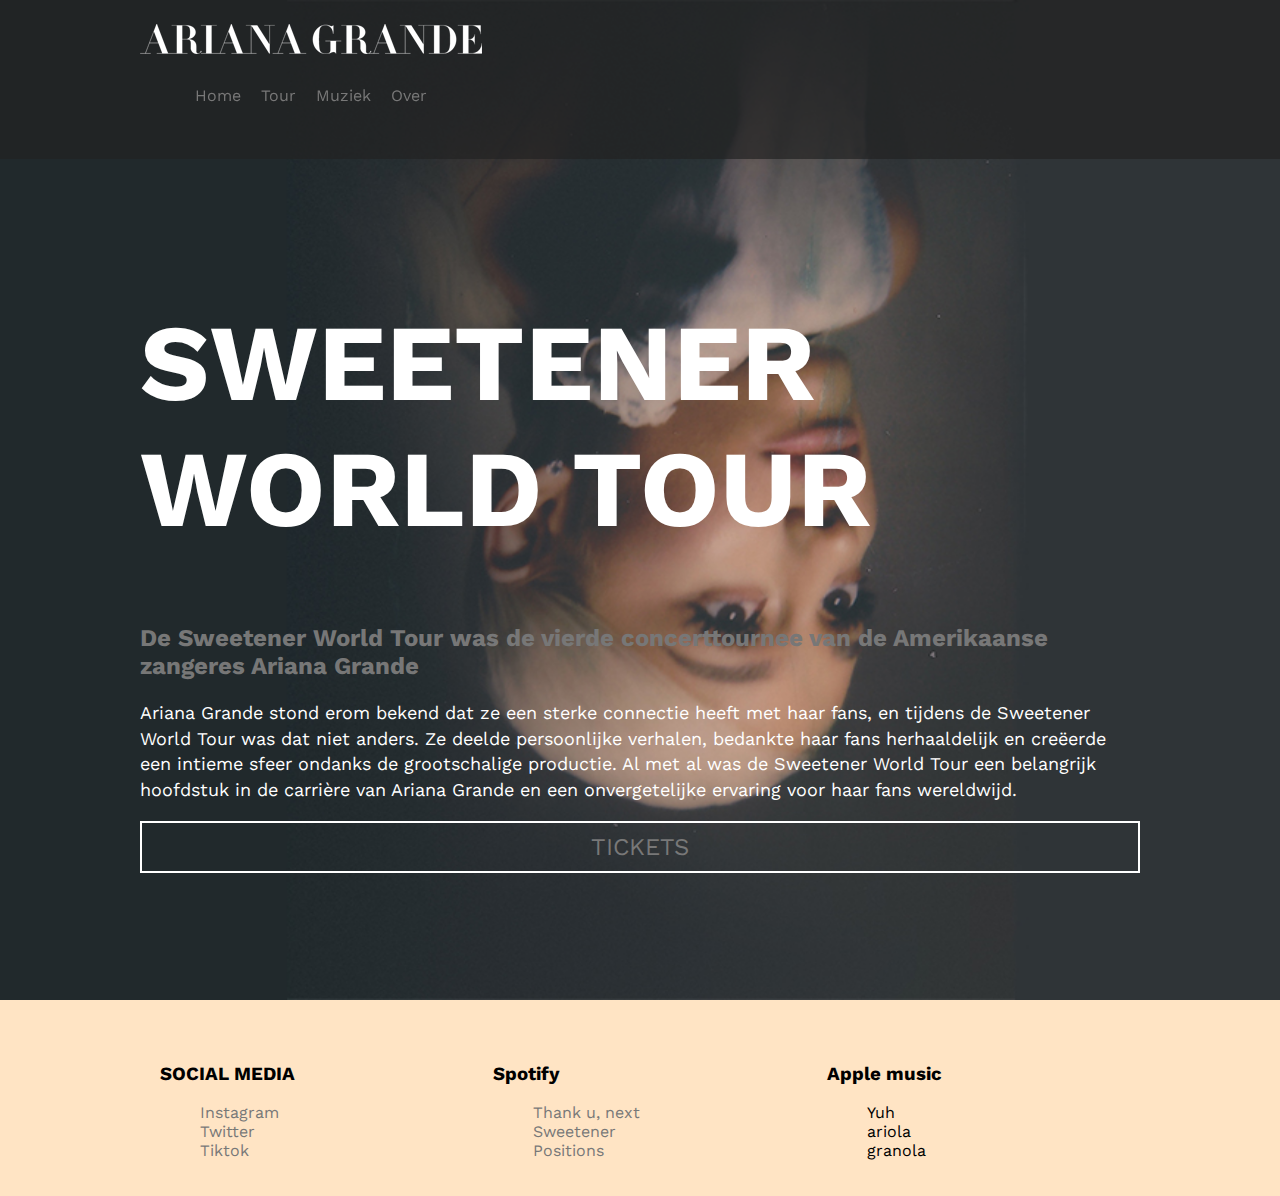
<file: index.html>
<!DOCTYPE html>
<html lang="nl">

<head>
    <meta charset="UTF-8">
    <meta name="viewport" content="width=device-width, initial-scale=1.0">
    <title>Ariana Grande</title>
    <link rel="preconnect" href="https://fonts.googleapis.com">
    <link rel="preconnect" href="https://fonts.gstatic.com" crossorigin>
    <link href="https://fonts.googleapis.com/css2?family=Work+Sans:wght@200&display=swap" rel="stylesheet">
    <link rel="stylesheet" href="style.css">
</head>

<body>
    <header>
        <div class="inner-header container">
            <div class="logo">
                <img src="fotos/WItlogo.png" alt="Logo Ariana Grande">
            </div>
            <ul>
                <!-- er is een html element dat nav heeft, die zet je om je ul heen dan heb je geen class nodig -->
                <li> <a href="index.html">Home</a></li>
                <li><a href="tour.html">Tour</a></li>
                <li><a href="muziek.html">Muziek</a></li>
                <li><a href="over.html">Over</a></li>
            </ul>
        </div>
    </header>

    <main>
        <div class="showcase">
            <!-- Hier zijn niet twee divs nodig, dit is dubbelop -->
            <div class="container">
                <h1>SWEETENER WORLD TOUR</h1>
                <h2>De Sweetener World Tour was de vierde concerttournee van de Amerikaanse zangeres Ariana
                    Grande</h2>
                <p>Ariana Grande stond erom bekend dat ze een sterke connectie heeft met haar fans, en tijdens de
                    Sweetener World Tour was dat niet anders. Ze deelde persoonlijke verhalen, bedankte haar fans
                    herhaaldelijk en creëerde een intieme sfeer ondanks de grootschalige productie.
                    Al met al was de Sweetener World Tour een belangrijk hoofdstuk in de carrière van Ariana Grande en
                    een onvergetelijke ervaring voor haar fans wereldwijd.</p>
                <a href="tour.html" class="cool-box">TICKETS</a>
            </div>
        </div>
    </main>
    <footer>
        <div class="container">
            <div class="eenderde">
                <div class="inner">
                    <h3>SOCIAL MEDIA</h3>
                    <ul>
                        <li><a href="https://www.instagram.com/arianagrande/?hl=en">
                                Instagram</a></li>
                        <li><a href="https://www.instagram.com/arianagrande/?hl=en">
                                Twitter</a></li>
                        <li><a href="https://www.instagram.com/arianagrande/?hl=en">
                                Tiktok</a></li>
                    </ul>
                </div>
            </div>
            <div class="eenderde">
                <div class="inner">
                    <h3>Spotify</h3>
                    <ul>

                        <li> <a href="https://open.spotify.com/album/2fYhqwDWXjbpjaIJPEfKFw?si=odzzi_dbSNStCr55y4SyWA">Thank
                                u, next</a></li>
                        <li><a href="https://open.spotify.com/album/2fYhqwDWXjbpjaIJPEfKFw?si=odzzi_dbSNStCr55y4SyWA">
                                Sweetener
                            </a></li>
                        <li><a
                                href="https://open.spotify.com/album/2fYhqwDWXjbpjaIJPEfKFw?si=odzzi_dbSNStCr55y4SyWA">Positions</a>
                        </li>
                    </ul>
                </div>
            </div>
            <div class="eenderde">
                <div class="inner">
                    <h3>Apple music</h3>
                    <ul>
                        <li>Yuh</li>
                        <li>ariola</li>
                        <li>granola</li>
                    </ul>
                </div>
            </div>
        </div>
    </footer>
</body>

</html>
</file>
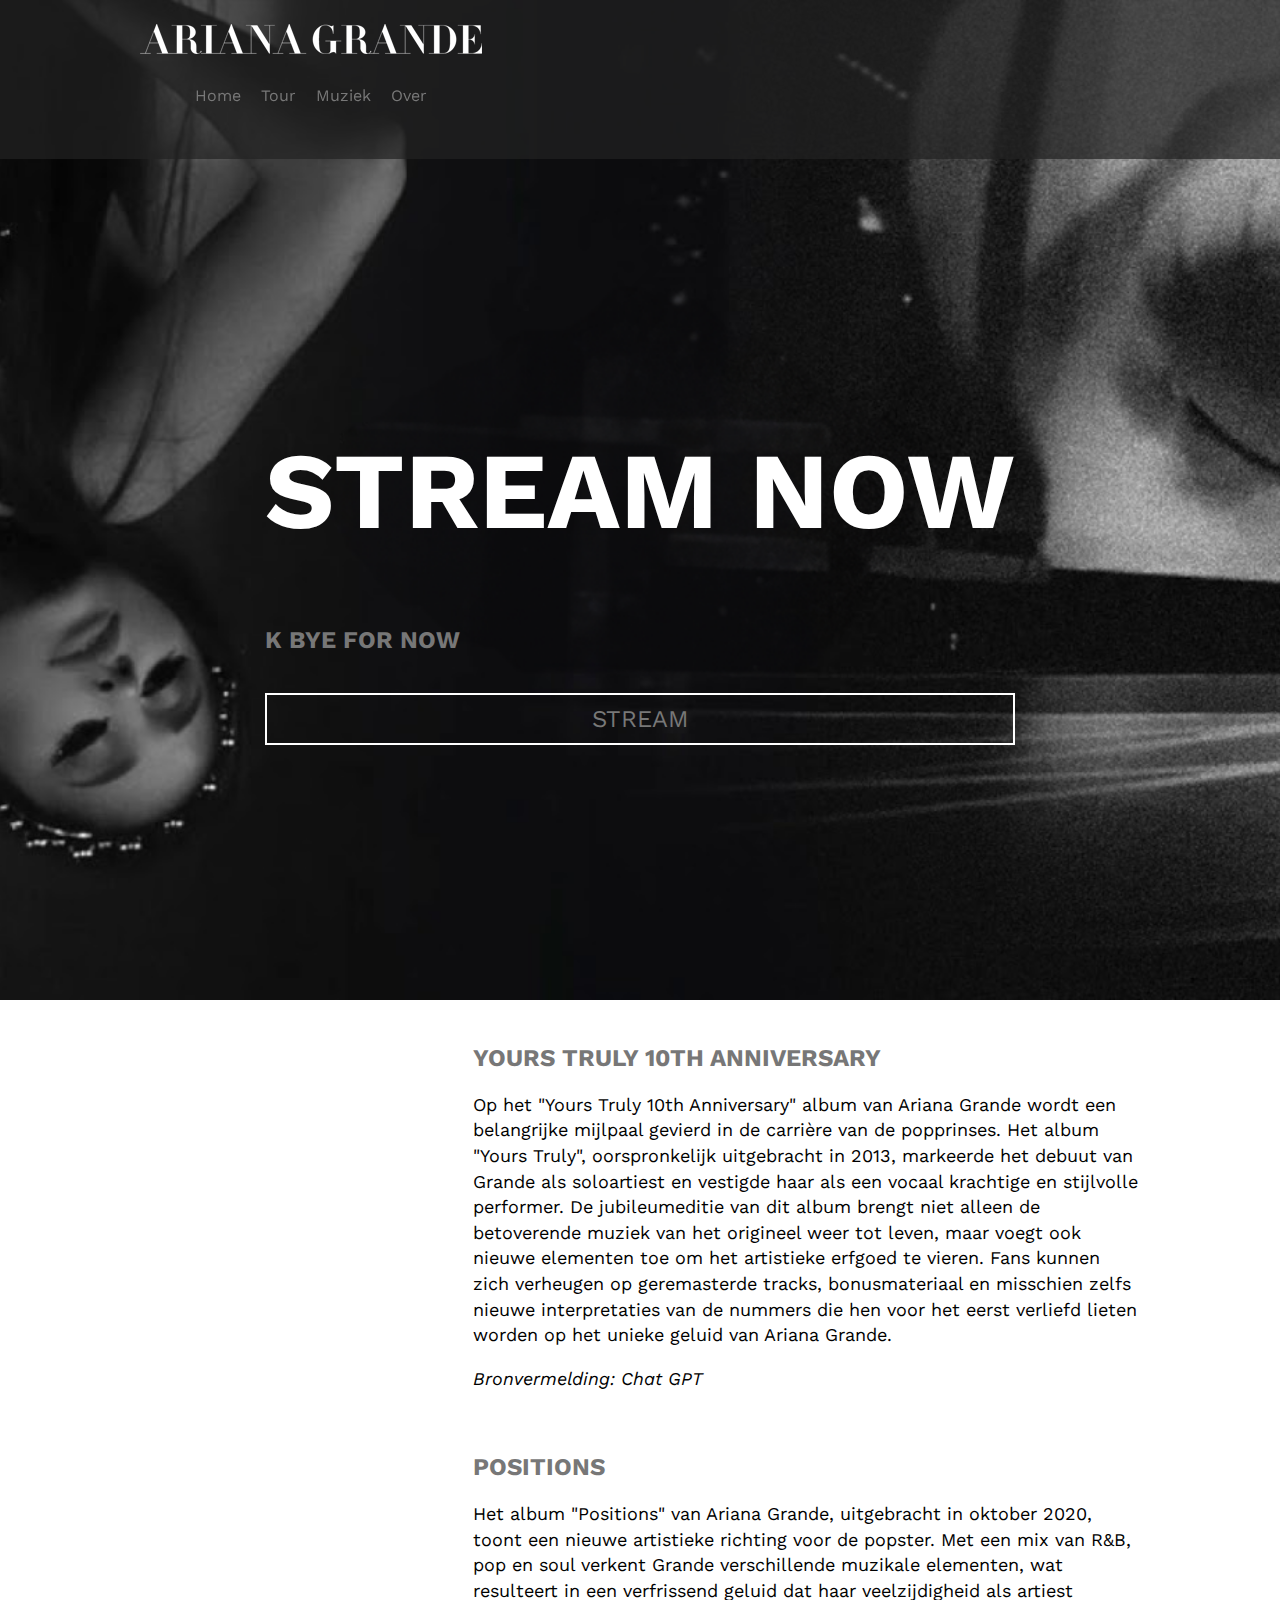
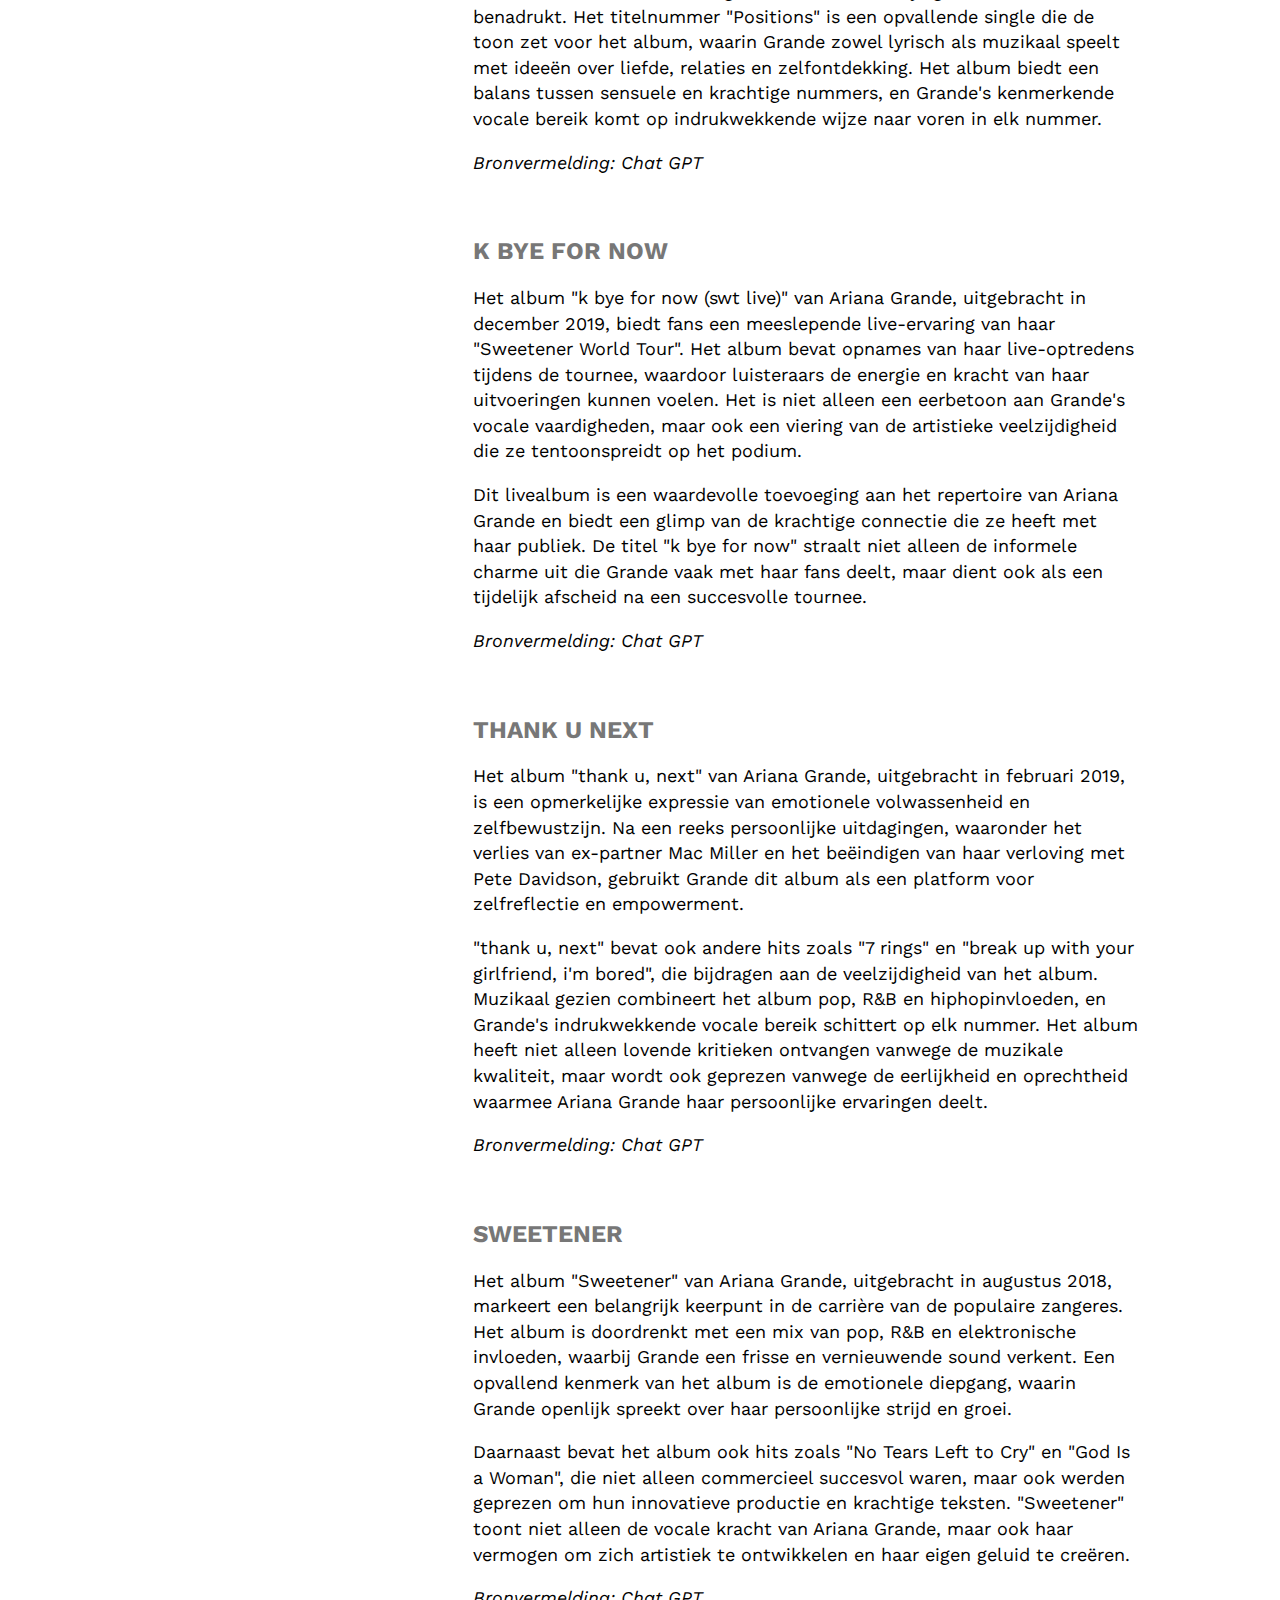
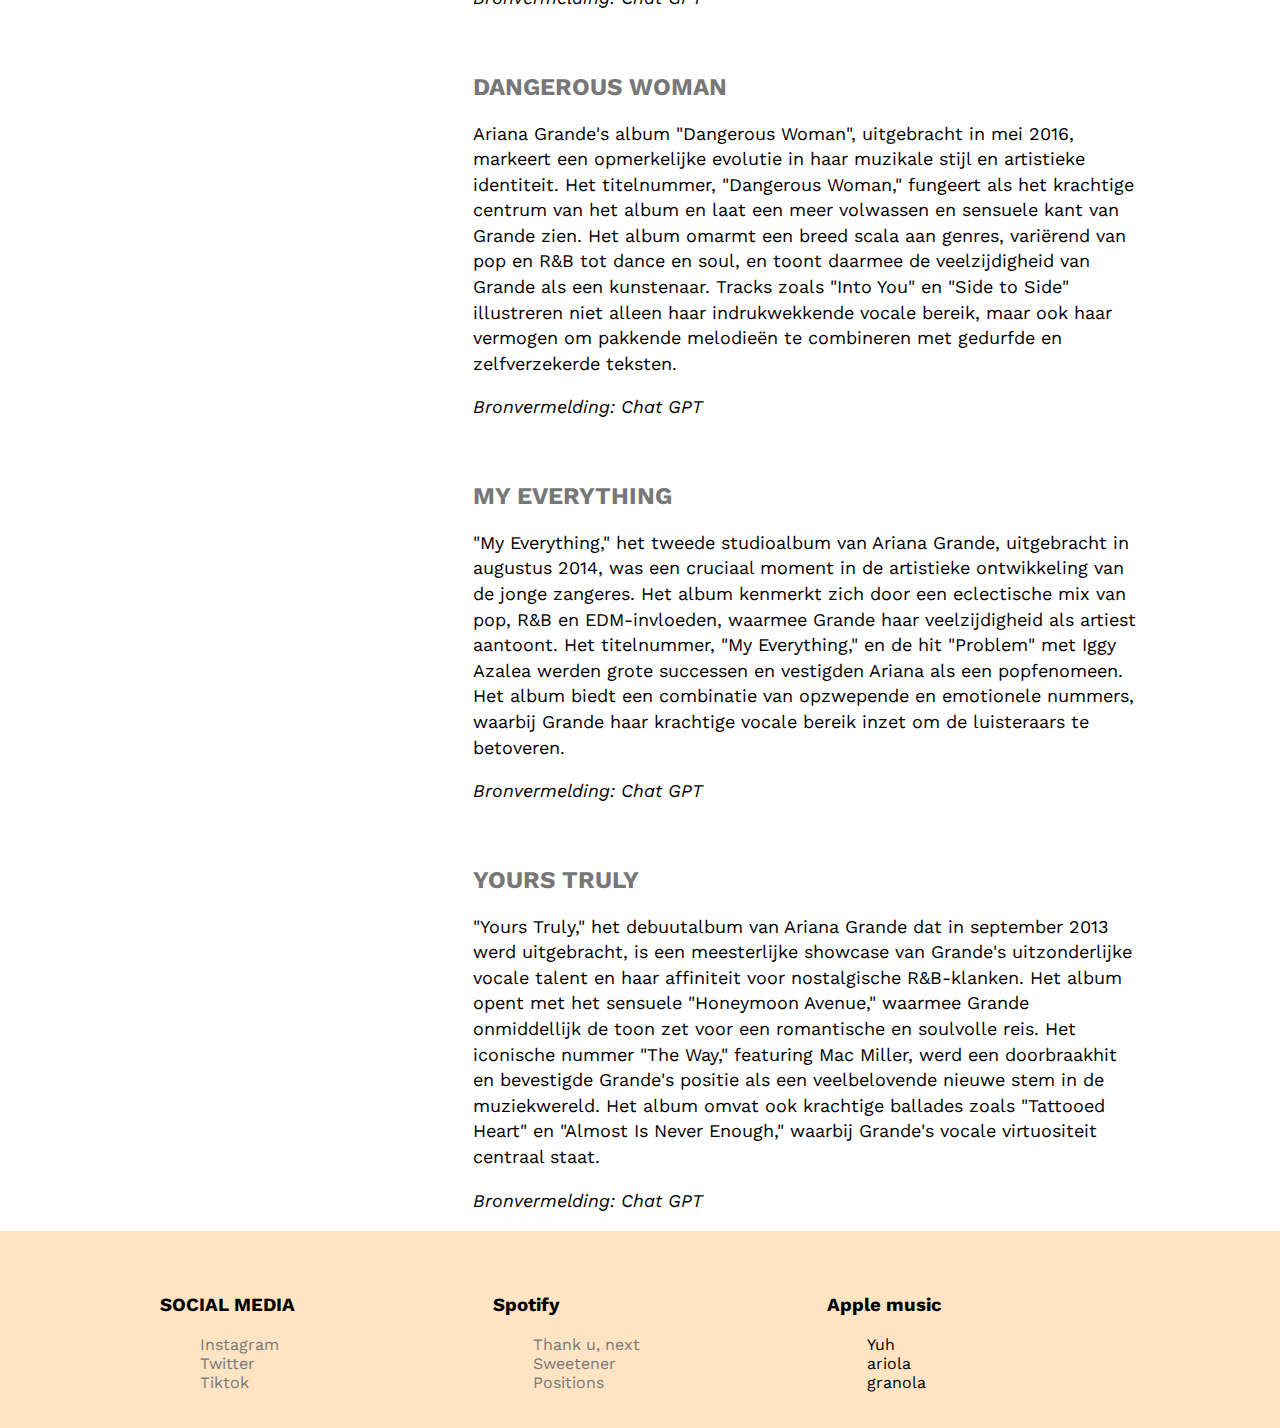
<file: muziek.html>
<!DOCTYPE html>
<html lang="nl">

<head>
    <meta charset="UTF-8">
    <meta name="viewport" content="width=device-width, initial-scale=1.0">
    <title>Ariana Grande</title>
    <link rel="preconnect" href="https://fonts.gstatic.com" crossorigin>
    <link href="https://fonts.googleapis.com/css2?family=Work+Sans:wght@200&display=swap" rel="stylesheet">
    <link rel="stylesheet" href="style.css">

</head>

<body class="muziek">
    <header>
        <div class="inner-header container">
            <div class="logo">
                <img src="fotos/WItlogo.png" alt="Logo Ariana Grande">
            </div>
            <ul>
                <!-- er is een html element dat nav heeft, die zet je om je ul heen dan heb je geen class nodig -->
                <li> <a href="index.html">Home</a></li>
                <li><a href="tour.html">Tour</a></li>
                <li><a href="muziek.html">Muziek</a></li>
                <li><a href="over.html">Over</a></li>
            </ul>
        </div>
    </header>

    <main>
        <div class="showcase">
            <div class="container">
                <h1>STREAM NOW</h1>
                <h2> K BYE FOR NOW</h2>
                <br>
                <a href="https://open.spotify.com/album/5UACk85y1hNRSUtY0ss8pb?si=48qxSF7GQ56su-TdmA-GbA"
                    class="cool-box">STREAM</a>
            </div>
        </div>
        <div class="container">
            <div class="eenderde">
                <iframe
                    src="https://open.spotify.com/embed/album/2VSBGJ8bUuNgmOYXHIQagM?utm_source=generator" width="300"
                    height="352" allowfullscreen=""
                    allow="autoplay; clipboard-write; encrypted-media; fullscreen; picture-in-picture"
                    loading="lazy"></iframe>
            </div>
            <div class="tweederde">
                <h2>YOURS TRULY 10TH ANNIVERSARY</h2>
                <p>Op het "Yours Truly 10th Anniversary" album van Ariana Grande wordt een belangrijke mijlpaal gevierd
                    in de carrière van de popprinses. Het album "Yours Truly", oorspronkelijk uitgebracht in 2013,
                    markeerde het debuut van Grande als soloartiest en vestigde haar als een vocaal krachtige en
                    stijlvolle performer. De jubileumeditie van dit album brengt niet alleen de betoverende muziek van
                    het origineel weer tot leven, maar voegt ook nieuwe elementen toe om het artistieke erfgoed te
                    vieren. Fans kunnen zich verheugen op geremasterde tracks, bonusmateriaal en misschien zelfs nieuwe
                    interpretaties van de nummers die hen voor het eerst verliefd lieten worden op het unieke geluid van
                    Ariana Grande.
                </p>
                <p><em>Bronvermelding: Chat GPT</em></p>
            </div>
        </div>
        <div class="container">
            <div class="eenderde">
                <iframe
                    src="https://open.spotify.com/embed/album/74vajFwEwXJ61OW1DKSPEa?utm_source=generator" width="300"
                    height="352" allowfullscreen=""
                    allow="autoplay; clipboard-write; encrypted-media; fullscreen; picture-in-picture"
                    loading="lazy"></iframe>
            </div>
            <div class="tweederde">
                <h2>POSITIONS</h2>
                <p>
                    Het album "Positions" van Ariana Grande, uitgebracht in oktober 2020, toont een nieuwe artistieke
                    richting voor de popster. Met een mix van R&B, pop en soul verkent Grande verschillende muzikale
                    elementen, wat resulteert in een verfrissend geluid dat haar veelzijdigheid als artiest benadrukt.
                    Het titelnummer "Positions" is een opvallende single die de toon zet voor het album, waarin Grande
                    zowel lyrisch als muzikaal speelt met ideeën over liefde, relaties en zelfontdekking. Het album
                    biedt een balans tussen sensuele en krachtige nummers, en Grande's kenmerkende vocale bereik komt op
                    indrukwekkende wijze naar voren in elk nummer.</p>
                    <p><em>Bronvermelding: Chat GPT</em></p>
            </div>
        </div>
        <div class="container">
            <div class="eenderde">
                <iframe
                    src="https://open.spotify.com/embed/album/5UACk85y1hNRSUtY0ss8pb?utm_source=generator" width="300"
                    height="352" allowfullscreen=""
                    allow="autoplay; clipboard-write; encrypted-media; fullscreen; picture-in-picture"
                    loading="lazy"></iframe>
            </div>
            <div class="tweederde">
                <h2>K BYE FOR NOW</h2>
                <p>
                    Het album "k bye for now (swt live)" van Ariana Grande, uitgebracht in december 2019, biedt fans een
                    meeslepende live-ervaring van haar "Sweetener World Tour". Het album bevat opnames van haar
                    live-optredens tijdens de tournee, waardoor luisteraars de energie en kracht van haar uitvoeringen
                    kunnen voelen. Het is niet alleen een eerbetoon aan Grande's vocale vaardigheden, maar ook een
                    viering van de artistieke veelzijdigheid die ze tentoonspreidt op het podium.
                </p>

                <p>
                    Dit livealbum is een waardevolle toevoeging aan het repertoire van Ariana Grande en biedt een glimp
                    van de krachtige connectie die ze heeft met haar publiek. De titel "k bye for now" straalt niet
                    alleen de informele charme uit die Grande vaak met haar fans deelt, maar dient ook als een tijdelijk
                    afscheid na een succesvolle tournee.
                </p>
                <p><em>Bronvermelding: Chat GPT</em></p>
            </div>
        </div>
        <div class="container">
            <div class="eenderde">
                <iframe
                    src="https://open.spotify.com/embed/album/2fYhqwDWXjbpjaIJPEfKFw?utm_source=generator" width="300"
                    height="352" allowfullscreen=""
                    allow="autoplay; clipboard-write; encrypted-media; fullscreen; picture-in-picture"
                    loading="lazy"></iframe>
            </div>
            <div class="tweederde">
                <h2>THANK U NEXT</h2>
                <p>
                    Het album "thank u, next" van Ariana Grande, uitgebracht in februari 2019, is een opmerkelijke
                    expressie van emotionele volwassenheid en zelfbewustzijn. Na een reeks persoonlijke uitdagingen,
                    waaronder het verlies van ex-partner Mac Miller en het beëindigen van haar verloving met Pete
                    Davidson, gebruikt Grande dit album als een platform voor zelfreflectie en empowerment.
                </p>
                <p>
                    "thank u, next" bevat ook andere hits zoals "7 rings" en "break up with your girlfriend, i'm bored",
                    die bijdragen aan de veelzijdigheid van het album. Muzikaal gezien combineert het album pop, R&B en
                    hiphopinvloeden, en Grande's indrukwekkende vocale bereik schittert op elk nummer. Het album heeft
                    niet alleen lovende kritieken ontvangen vanwege de muzikale kwaliteit, maar wordt ook geprezen
                    vanwege de eerlijkheid en oprechtheid waarmee Ariana Grande haar persoonlijke ervaringen deelt. </p>
                <p><em>Bronvermelding: Chat GPT</em></p>
            </div>
        </div>
        <div class="container">
            <div class="eenderde">
                <iframe
                    src="https://open.spotify.com/embed/album/3tx8gQqWbGwqIGZHqDNrGe?utm_source=generator" width="300"
                    height="352" allowfullscreen=""
                    allow="autoplay; clipboard-write; encrypted-media; fullscreen; picture-in-picture"
                    loading="lazy"></iframe>
            </div>
            <div class="tweederde">
                <h2>SWEETENER</h2>
                <p>Het album "Sweetener" van Ariana Grande, uitgebracht in augustus 2018, markeert een belangrijk
                    keerpunt in de carrière van de populaire zangeres. Het album is doordrenkt met een mix van pop, R&B
                    en elektronische invloeden, waarbij Grande een frisse en vernieuwende sound verkent. Een opvallend
                    kenmerk van het album is de emotionele diepgang, waarin Grande openlijk spreekt over haar
                    persoonlijke strijd en groei.
                </p>
                <p>
                    Daarnaast bevat het album ook hits zoals "No Tears Left to Cry" en "God Is a Woman", die niet alleen
                    commercieel succesvol waren, maar ook werden geprezen om hun innovatieve productie en krachtige
                    teksten. "Sweetener" toont niet alleen de vocale kracht van Ariana Grande, maar ook haar vermogen om
                    zich artistiek te ontwikkelen en haar eigen geluid te creëren.</p>
                <p><em>Bronvermelding: Chat GPT</em></p>
            </div>
        </div>
        <div class="container">
            <div class="eenderde">
                <iframe
                    src="https://open.spotify.com/embed/album/5X7x18kW3mVIvnuNeedM6b?utm_source=generator" width="300"
                    height="352" allowfullscreen=""
                    allow="autoplay; clipboard-write; encrypted-media; fullscreen; picture-in-picture"
                    loading="lazy"></iframe>
            </div>
            <div class="tweederde">
                <h2>DANGEROUS WOMAN</h2>
                <p>Ariana Grande's album "Dangerous Woman", uitgebracht in mei 2016, markeert een opmerkelijke evolutie
                    in haar muzikale stijl en artistieke identiteit. Het titelnummer, "Dangerous Woman," fungeert als
                    het krachtige centrum van het album en laat een meer volwassen en sensuele kant van Grande zien. Het
                    album omarmt een breed scala aan genres, variërend van pop en R&B tot dance en soul, en toont
                    daarmee de veelzijdigheid van Grande als een kunstenaar. Tracks zoals "Into You" en "Side to Side"
                    illustreren niet alleen haar indrukwekkende vocale bereik, maar ook haar vermogen om pakkende
                    melodieën te combineren met gedurfde en zelfverzekerde teksten.
                </p>
                <p><em>Bronvermelding: Chat GPT</em></p>
            </div>
        </div>
        <div class="container">
            <div class="eenderde">
                <iframe
                    src="https://open.spotify.com/embed/album/6EVYTRG1drKdO8OnIQBeEj?utm_source=generator" width="300"
                    height="352" allowfullscreen=""
                    allow="autoplay; clipboard-write; encrypted-media; fullscreen; picture-in-picture"
                    loading="lazy"></iframe>
            </div>
            <div class="tweederde">
                <h2>MY EVERYTHING</h2>
                <p>"My Everything," het tweede studioalbum van Ariana Grande, uitgebracht in augustus 2014, was een
                    cruciaal moment in de artistieke ontwikkeling van de jonge zangeres. Het album kenmerkt zich door
                    een eclectische mix van pop, R&B en EDM-invloeden, waarmee Grande haar veelzijdigheid als artiest
                    aantoont. Het titelnummer, "My Everything," en de hit "Problem" met Iggy Azalea werden grote
                    successen en vestigden Ariana als een popfenomeen. Het album biedt een combinatie van opzwepende en
                    emotionele nummers, waarbij Grande haar krachtige vocale bereik inzet om de luisteraars te
                    betoveren.</p>
                <p><em>Bronvermelding: Chat GPT</em></p>
            </div>
        </div>
        <div class="container">
            <div class="eenderde">
                <iframe
                    src="https://open.spotify.com/embed/album/6czdbbMtGbAkZ6ud2OMTcg?utm_source=generator" width="300"
                    height="352" allowfullscreen=""
                    allow="autoplay; clipboard-write; encrypted-media; fullscreen; picture-in-picture"
                    loading="lazy"></iframe>
            </div>
            <div class="tweederde">
                <h2>YOURS TRULY</h2>
                <p>
                    "Yours Truly," het debuutalbum van Ariana Grande dat in september 2013 werd uitgebracht, is een
                    meesterlijke showcase van Grande's uitzonderlijke vocale talent en haar affiniteit voor nostalgische
                    R&B-klanken. Het album opent met het sensuele "Honeymoon Avenue," waarmee Grande onmiddellijk de
                    toon zet voor een romantische en soulvolle reis. Het iconische nummer "The Way," featuring Mac
                    Miller, werd een doorbraakhit en bevestigde Grande's positie als een veelbelovende nieuwe stem in de
                    muziekwereld. Het album omvat ook krachtige ballades zoals "Tattooed Heart" en "Almost Is Never
                    Enough," waarbij Grande's vocale virtuositeit centraal staat.
                </p>
                <p><em>Bronvermelding: Chat GPT</em></p>
            </div>
        </div>
    </main>

    <footer>
        <div class="container">
            <div class="eenderde">
                <div class="inner">
                    <h3>SOCIAL MEDIA</h3>
                    <ul>
                        <li><a href="https://www.instagram.com/arianagrande/?hl=en">
                                Instagram</a></li>
                        <li><a href="https://www.instagram.com/arianagrande/?hl=en">
                                Twitter</a></li>
                        <li><a href="https://www.instagram.com/arianagrande/?hl=en">
                                Tiktok</a></li>
                    </ul>
                </div>
            </div>
            <div class="eenderde">
                <div class="inner">
                    <h3>Spotify</h3>
                    <ul>

                        <li> <a href="https://open.spotify.com/album/2fYhqwDWXjbpjaIJPEfKFw?si=odzzi_dbSNStCr55y4SyWA">Thank
                                u, next</a></li>
                        <li><a href="https://open.spotify.com/album/2fYhqwDWXjbpjaIJPEfKFw?si=odzzi_dbSNStCr55y4SyWA">
                                Sweetener
                            </a></li>

                        <li><a
                                href="https://open.spotify.com/album/2fYhqwDWXjbpjaIJPEfKFw?si=odzzi_dbSNStCr55y4SyWA">Positions</a>
                        </li>
                    </ul>
                </div>
            </div>
            <div class="eenderde">
                <div class="inner">
                    <h3>Apple music</h3>
                    <ul>
                        <li>Yuh</li>
                        <li>ariola</li>
                        <li>granola</li>
                    </ul>
                </div>
            </div>
        </div>
    </footer>
</body>

</html>
</file>
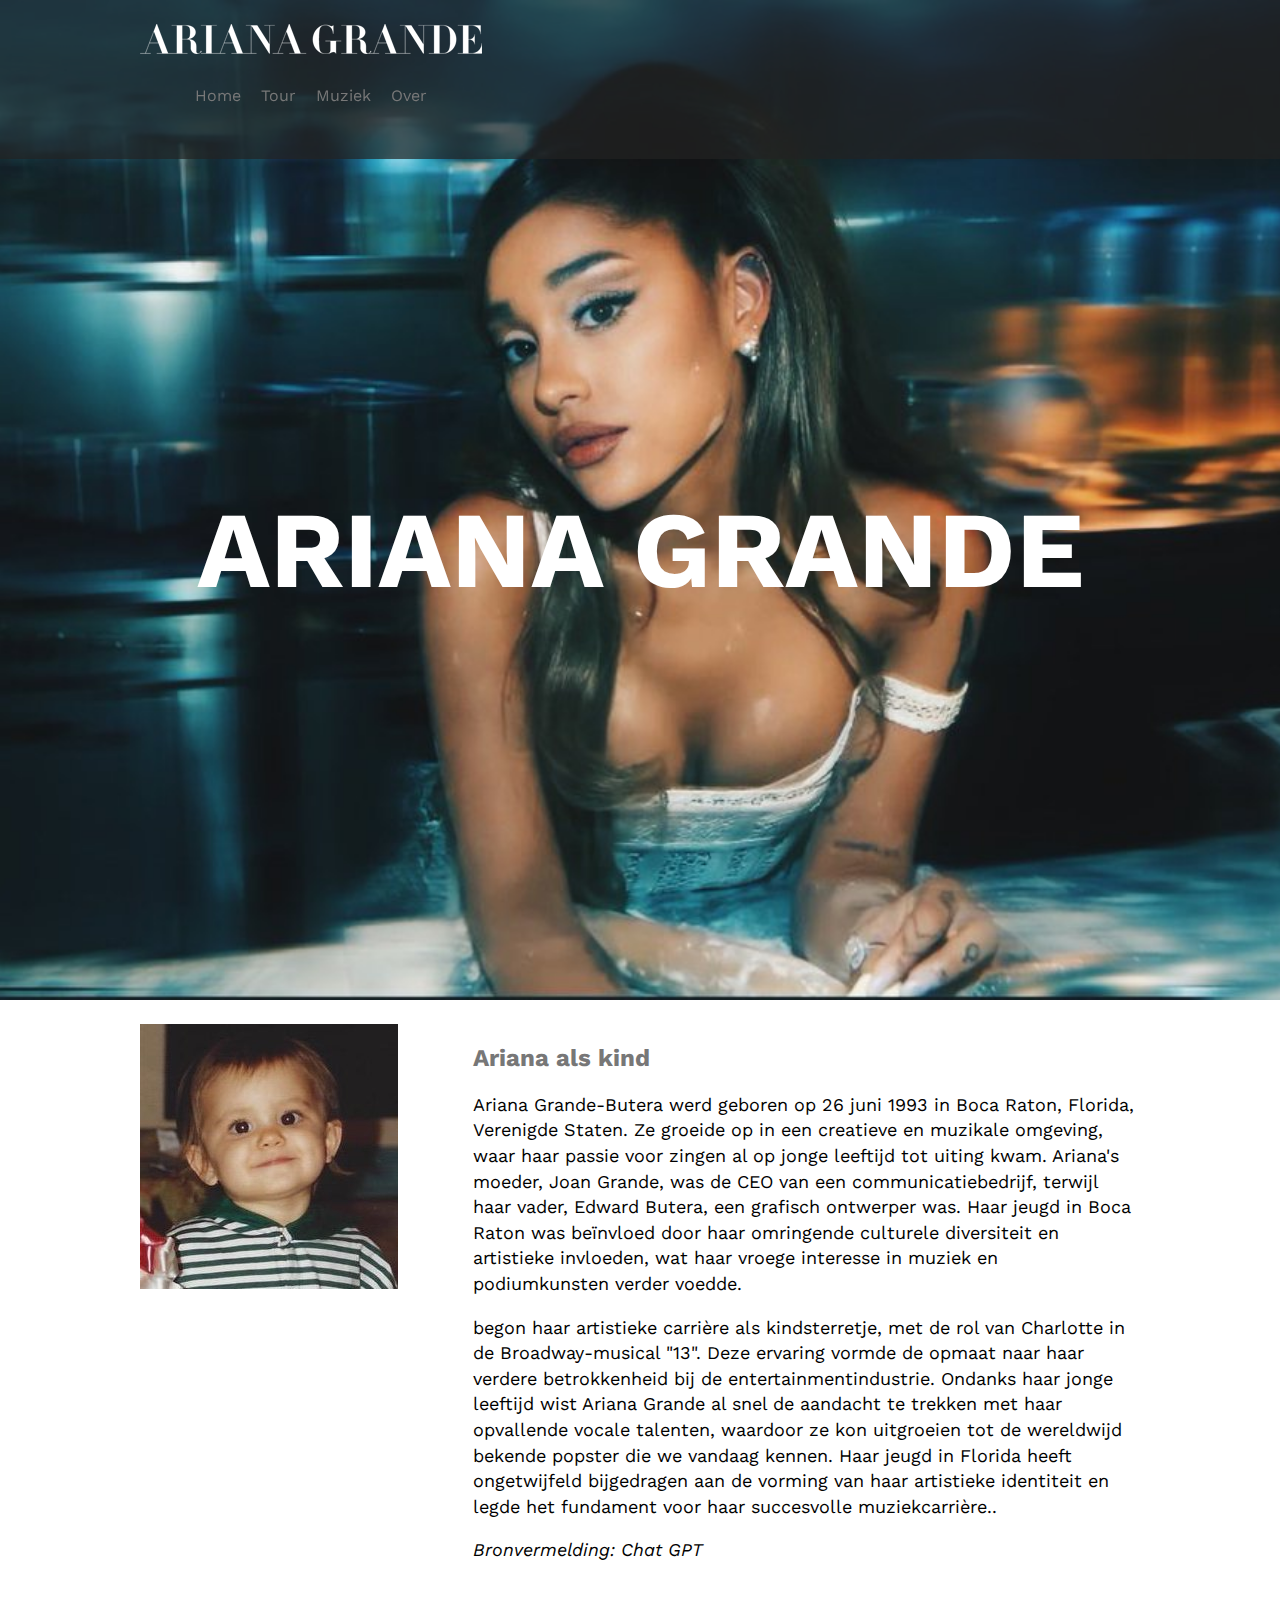
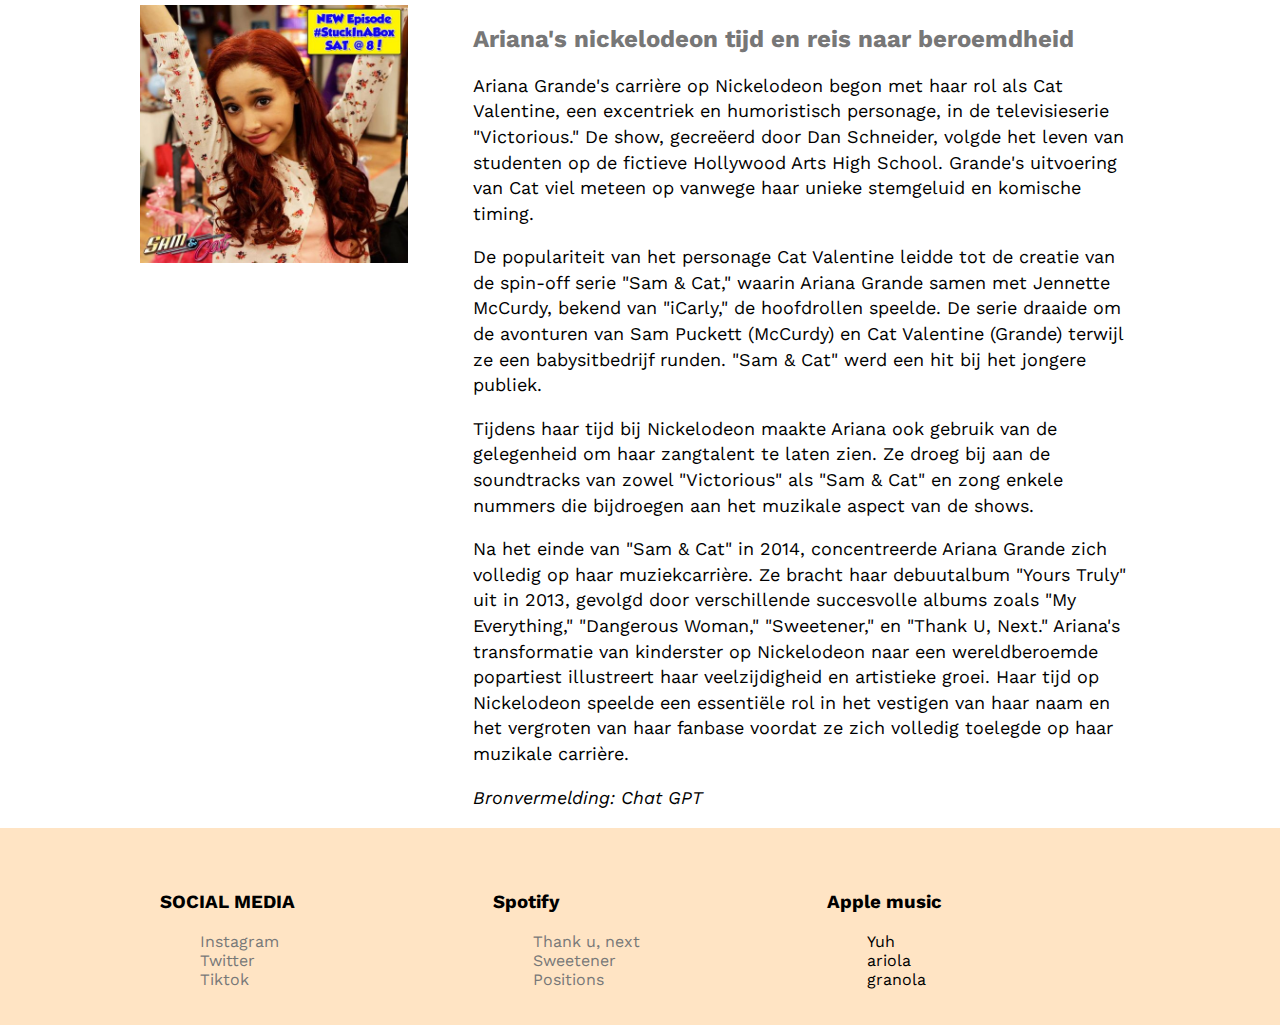
<file: over.html>
<!DOCTYPE html>
<html lang="nl">

<head>
    <meta charset="UTF-8">
    <meta name="viewport" content="width=device-width, initial-scale=1.0">
    <title>Ariana Grande</title>
    <link rel="preconnect" href="https://fonts.googleapis.com">
    <link rel="preconnect" href="https://fonts.gstatic.com" crossorigin>
    <link href="https://fonts.googleapis.com/css2?family=Work+Sans:wght@200&display=swap" rel="stylesheet">
    <link rel="stylesheet" href="style.css">

</head>

<body class="over">
    <header>
        <div class="inner-header container">
            <div class="logo">
                <img src="fotos/WItlogo.png" alt="Logo Ariana Grande">
            </div>
            <ul>
                <!-- er is een html element dat nav heeft, die zet je om je ul heen dan heb je geen class nodig -->
                <li> <a href="index.html">Home</a></li>
                <li><a href="tour.html">Tour</a></li>
                <li><a href="muziek.html">Muziek</a></li>
                <li><a href="over.html">Over</a></li>
            </ul>
        </div>
    </header>

    <main>
        <div class="showcase">
            <div class="container">
                <h1>ARIANA GRANDE</h1>
            </div>
        </div>        

        <div class="container">
            <div class="eenderde">
                <img src="fotos/aribaby.jpeg" alt="ariana grande als kind">
            </div>
            <div class="tweederde">
                <h2>Ariana als kind</h2>
            <p>
                Ariana Grande-Butera werd geboren op 26 juni 1993 in Boca Raton, Florida, Verenigde Staten. Ze groeide
                op in een creatieve en muzikale omgeving, waar haar passie voor zingen al op jonge leeftijd tot uiting
                kwam. Ariana's moeder, Joan Grande, was de CEO van een communicatiebedrijf, terwijl haar vader, Edward
                Butera, een grafisch ontwerper was. Haar jeugd in Boca Raton was beïnvloed door haar omringende
                culturele diversiteit en artistieke invloeden, wat haar vroege interesse in muziek en podiumkunsten
                verder voedde.
            </p>
            <p>
                begon haar artistieke carrière als kindsterretje, met de rol van Charlotte in de Broadway-musical "13".
                Deze ervaring vormde de opmaat naar haar verdere betrokkenheid bij de entertainmentindustrie. Ondanks
                haar jonge leeftijd wist Ariana Grande al snel de aandacht te trekken met haar opvallende vocale
                talenten, waardoor ze kon uitgroeien tot de wereldwijd bekende popster die we vandaag kennen. Haar jeugd
                in Florida heeft ongetwijfeld bijgedragen aan de vorming van haar artistieke identiteit en legde het
                fundament voor haar succesvolle muziekcarrière..
            </p>
            <p><em>Bronvermelding: Chat GPT</em></p>
            </div>
        </div>
        <div class="container">
            <div class="eenderde">
                <img src="fotos/catvalentine.jpeg" height="258" width="268" alt="ariana grade als cat valentine">
            </div> 
            <div class="tweederde">
            <h2>
                Ariana's nickelodeon tijd en reis naar beroemdheid
            </h2>
            <p>
                Ariana Grande's carrière op Nickelodeon begon met haar rol als Cat Valentine, een excentriek en
                humoristisch personage, in de televisieserie "Victorious." De show, gecreëerd door Dan
                Schneider, volgde het leven van studenten op de fictieve Hollywood Arts High School. Grande's
                uitvoering van Cat viel meteen op vanwege haar unieke stemgeluid en komische timing.
            </p>

            <p>
                De populariteit van het personage Cat Valentine leidde tot de creatie van de spin-off serie "Sam
                & Cat," waarin Ariana Grande samen met Jennette McCurdy, bekend van "iCarly," de hoofdrollen
                speelde. De serie draaide om de avonturen van Sam Puckett (McCurdy) en Cat Valentine (Grande)
                terwijl ze een babysitbedrijf runden. "Sam & Cat" werd een hit bij het jongere publiek.
            </p>

            <p>
                Tijdens haar tijd bij Nickelodeon maakte Ariana ook gebruik van de gelegenheid om haar
                zangtalent te laten zien. Ze droeg bij aan de soundtracks van zowel "Victorious" als "Sam & Cat"
                en zong enkele nummers die bijdroegen aan het muzikale aspect van de shows.
            </p>

            <p>
                Na het einde van "Sam & Cat" in 2014, concentreerde Ariana Grande zich volledig op haar
                muziekcarrière. Ze bracht haar debuutalbum "Yours Truly" uit in 2013, gevolgd door verschillende
                succesvolle albums zoals "My Everything," "Dangerous Woman," "Sweetener," en "Thank U, Next."
                Ariana's transformatie van kinderster op Nickelodeon naar een wereldberoemde popartiest
                illustreert haar veelzijdigheid en artistieke groei. Haar tijd op Nickelodeon speelde een
                essentiële rol in het vestigen van haar naam en het vergroten van haar fanbase voordat ze zich
                volledig toelegde op haar muzikale carrière.
            </p>
            <p><em>Bronvermelding: Chat GPT</em></p>
        </div>
    </div>
    </main>

    <footer>
        <div class="container">
            <div class="eenderde">
                <div class="inner">
                    <h3>SOCIAL MEDIA</h3>
                    <ul>
                        <li><a href="https://www.instagram.com/arianagrande/?hl=en">
                                Instagram</a></li>
                        <li><a href="https://www.instagram.com/arianagrande/?hl=en">
                                Twitter</a></li>
                        <li><a href="https://www.instagram.com/arianagrande/?hl=en">
                                Tiktok</a></li>
                    </ul>
                </div>
            </div>
            <div class="eenderde">
                <div class="inner">
                    <h3>Spotify</h3>
                    <ul>

                        <li> <a href="https://open.spotify.com/album/2fYhqwDWXjbpjaIJPEfKFw?si=odzzi_dbSNStCr55y4SyWA">Thank
                                u, next</a></li>
                        <li><a href="https://open.spotify.com/album/2fYhqwDWXjbpjaIJPEfKFw?si=odzzi_dbSNStCr55y4SyWA">
                                Sweetener
                            </a></li>

                        <li><a
                                href="https://open.spotify.com/album/2fYhqwDWXjbpjaIJPEfKFw?si=odzzi_dbSNStCr55y4SyWA">Positions</a>
                        </li>
                    </ul>
                </div>
            </div>
            <div class="eenderde">
                <div class="inner">
                    <h3>Apple music</h3>
                    <ul>
                        <li>Yuh</li>
                        <li>ariola</li>
                        <li>granola</li>
                    </ul>
                </div>
            </div>
        </div>
    </footer>
</body>

</html>
</file>
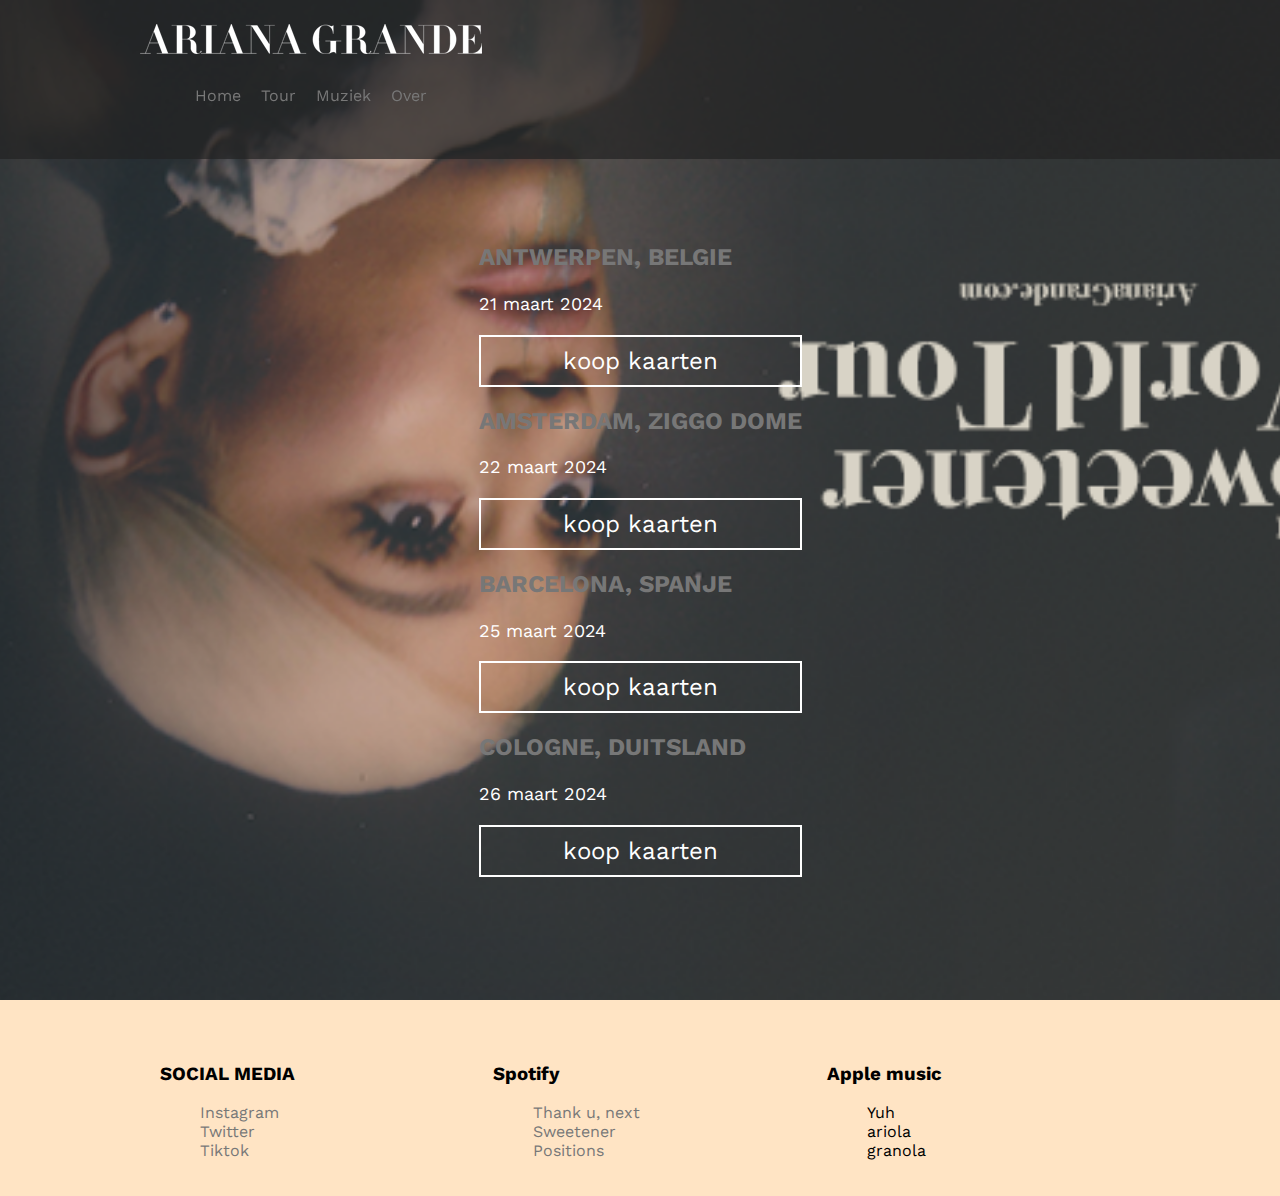
<file: tour.html>
<!DOCTYPE html>
<html lang="nl">

<head>
    <meta charset="UTF-8">
    <meta name="viewport" content="width=device-width, initial-scale=1.0">
    <title>Ariana Grande</title>
    <link rel="preconnect" href="https://fonts.googleapis.com">
    <link rel="preconnect" href="https://fonts.gstatic.com" crossorigin>
    <link href="https://fonts.googleapis.com/css2?family=Work+Sans:wght@200&display=swap" rel="stylesheet">
    <link rel="stylesheet" href="style.css">
</head>

<body class="tour">
    <header>
        <div class="inner-header container">
            <div class="logo">
                <img src="fotos/WItlogo.png" alt="Logo Ariana Grande">
            </div>
            <ul>
                <li> <a href="index.html">Home</a></li>
                <li><a href="tour.html">Tour</a></li>
                <li><a href="muziek.html">Muziek</a></li>
                <li><a href="over.html">Over</a></li>
            </ul>
        </div>
    </header>

    <main>
        <div class="showcase">
            <div class="container">
                <h2>ANTWERPEN, BELGIE</h2>
                <p>
                    21 maart 2024
                </p>
                <a class="cool-box">koop kaarten</a>
                <h2>AMSTERDAM, ZIGGO DOME</h2>
                <p>
                    22 maart 2024
                </p>
                <a class="cool-box">koop kaarten</a>
                <h2>BARCELONA, SPANJE</h2>
                <p>
                    25 maart 2024
                </p>
                <a class="cool-box">koop kaarten</a>
                <h2>COLOGNE, DUITSLAND</h2>
                <p>
                    26 maart 2024
                </p>
                <a class="cool-box">koop kaarten</a>
            </div>
        </div>
    </main>

    <footer>
        <div class="container">
            <div class="eenderde">
                <div class="inner">
                    <h3>SOCIAL MEDIA</h3>
                    <ul>
                        <li><a href="https://www.instagram.com/arianagrande/?hl=en">
                                Instagram</a></li>
                        <li><a href="https://www.instagram.com/arianagrande/?hl=en">
                                Twitter</a></li>
                        <li><a href="https://www.instagram.com/arianagrande/?hl=en">
                                Tiktok</a></li>
                    </ul>
                </div>
            </div>
            <div class="eenderde">
                <div class="inner">
                    <h3>Spotify</h3>
                    <ul>

                        <li> <a href="https://open.spotify.com/album/2fYhqwDWXjbpjaIJPEfKFw?si=odzzi_dbSNStCr55y4SyWA">Thank
                                u, next</a></li>
                        <li><a href="https://open.spotify.com/album/2fYhqwDWXjbpjaIJPEfKFw?si=odzzi_dbSNStCr55y4SyWA">
                                Sweetener
                            </a></li>

                        <li><a
                                href="https://open.spotify.com/album/2fYhqwDWXjbpjaIJPEfKFw?si=odzzi_dbSNStCr55y4SyWA">Positions</a>
                        </li>
                    </ul>
                </div>
            </div>
            <div class="eenderde">
                <div class="inner">
                    <h3>Apple music</h3>
                    <ul>
                        <li>Yuh</li>
                        <li>ariola</li>
                        <li>granola</li>
                    </ul>
                </div>
            </div>
        </div>
    </footer>
</body>

</html>
</file>
<file: style.css>
html,
body {
    margin: 0;
    padding: 0;
    font-family: 'Work Sans', sans-serif;
    font-family: 'Work Sans', sans-serif;
}

img {
    max-width: 100%;
}

header {
    position: fixed;
    top: 0;
    width: 100%;
    display: block;
    background-color: rgba(34, 34, 34, 0.7);
}

.inner-header{
    display: block;
    margin: 0 auto;
    color: #fff;
}

.inner-header:hover:after {
    width: 100%;}

.logo-container {
    height: 100%;
    display: table;
    float: left;
}

.logo-container {
    height: 100%;
    display: table-cell;
    vertical-align: middle;
}

header {
    float: right;
}

header li {
    display: inline-block;
}

header li a {
    color: white;
    padding: 10px 15px;
}

header a {
    height: 100%;
    display: table;
    float: left;
    padding: 0px 20px;
}

header a:last-child {
    padding-right: 0%;
}

header a li {
    display: table-cell;
    vertical-align: middle;
    height: 100%;
    color: white;
}


.container {
    width: calc(100%-120px);
    /* vanwege padding*/
    max-width: 1000px;
    margin: 0px auto;
    padding: 24px;
    clear: both;
}

.cool-box {
    padding: 10px 15px;
    background-color: transparent;
    display: flex;
    justify-content: center;
    align-items: center;
    color: #fff;
    font-size: 1.5rem;
    transition: transform 0.3s ease, box-shadow 0.3s ease;
    text-decoration: none;
    background-color: transparent;
    border: 2px solid rgb(255, 255, 255);
}

/* Hover effect: Scale and shadow */
.cool-box:hover {
    transform: scale(1.1);
    box-shadow: 0 0 20px rgba(0, 0, 0, 0.5);
    transition: 250ms;
}

.showcase {
    padding-top: 100px;
    width: 100%;
    height: 100vh;
    background-image: url(fotos/Desktop_hero_Ariana_1440x680.jpg);
    background-position: center;
    background-size: cover;
    display: flex;
    flex-direction: row;
    align-items: center;
    justify-content: center;
    color: white;

}

.muziek .showcase {
    background-image: url(fotos/maxresdefault.png);
}

iframe{
    border-radius: 16px;
    border: 0px;
}

.over .showcase {
    background-image: url(fotos/ariolafoto.jpeg);
}

.tour .showcase {
    background-image: url(fotos/Sweetenerworldtour.png);
}

main {
    display: block;
    overflow: auto;
}


.row {
    display: flex;
    height: 88%;
    align-items: center;
}

.col {
    flex-basis: 50%;
}

h1 {
    font-size: 12vh;
    color: white;
}

p {
    font-size: 18px;
    line-height: 1.6rem;
}


h2 {
    color: rgb(119, 119, 119);
}

.eenderde {
    width: 33.33333%;
    float: left;
}

.tweederde {
    width: 66.66666%;
    float: left;
}

.inner {
    padding: 20px;
}

footer {
    background-color: bisque;
    overflow: auto;
    text-decoration: none;
}

ul {
    list-style-type: none;
}

a:visited, a:hover, a:active {
    color: inherit;
}

a:link, a:hover {
    text-decoration: none;
    color: rgb(120, 120, 120); /* Hier kun je de kleur aanpassen naar jouw voorkeur */
}

a {
    transition: color 1s ease;
}

@media only screen and (max-width: 768px) {

    .eenderde,
    .tweederde {
        width: 100%;
    }
}

body {
    overflow-x: hidden;
}



.video-container {
    width: 100vw;
    height: 100vh;
    overflow: hidden;
    position: relative;
}
</file>
